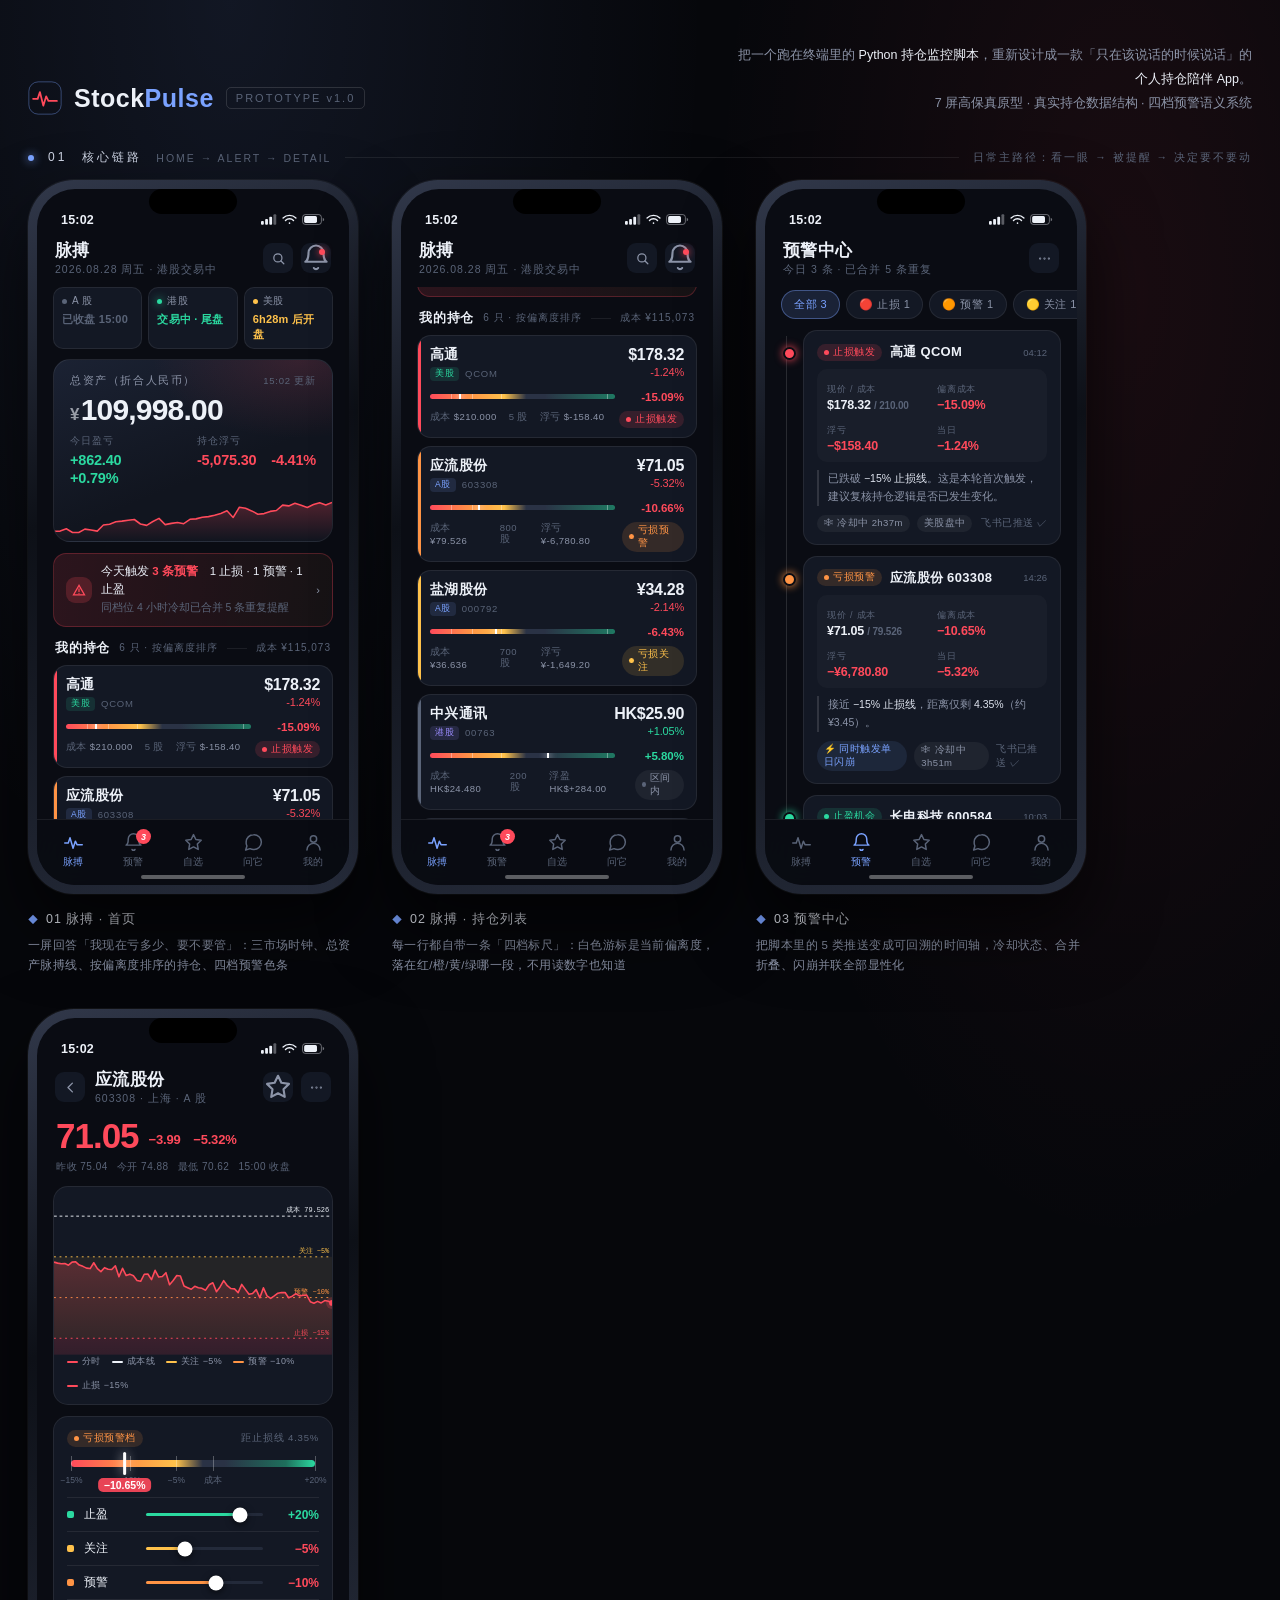
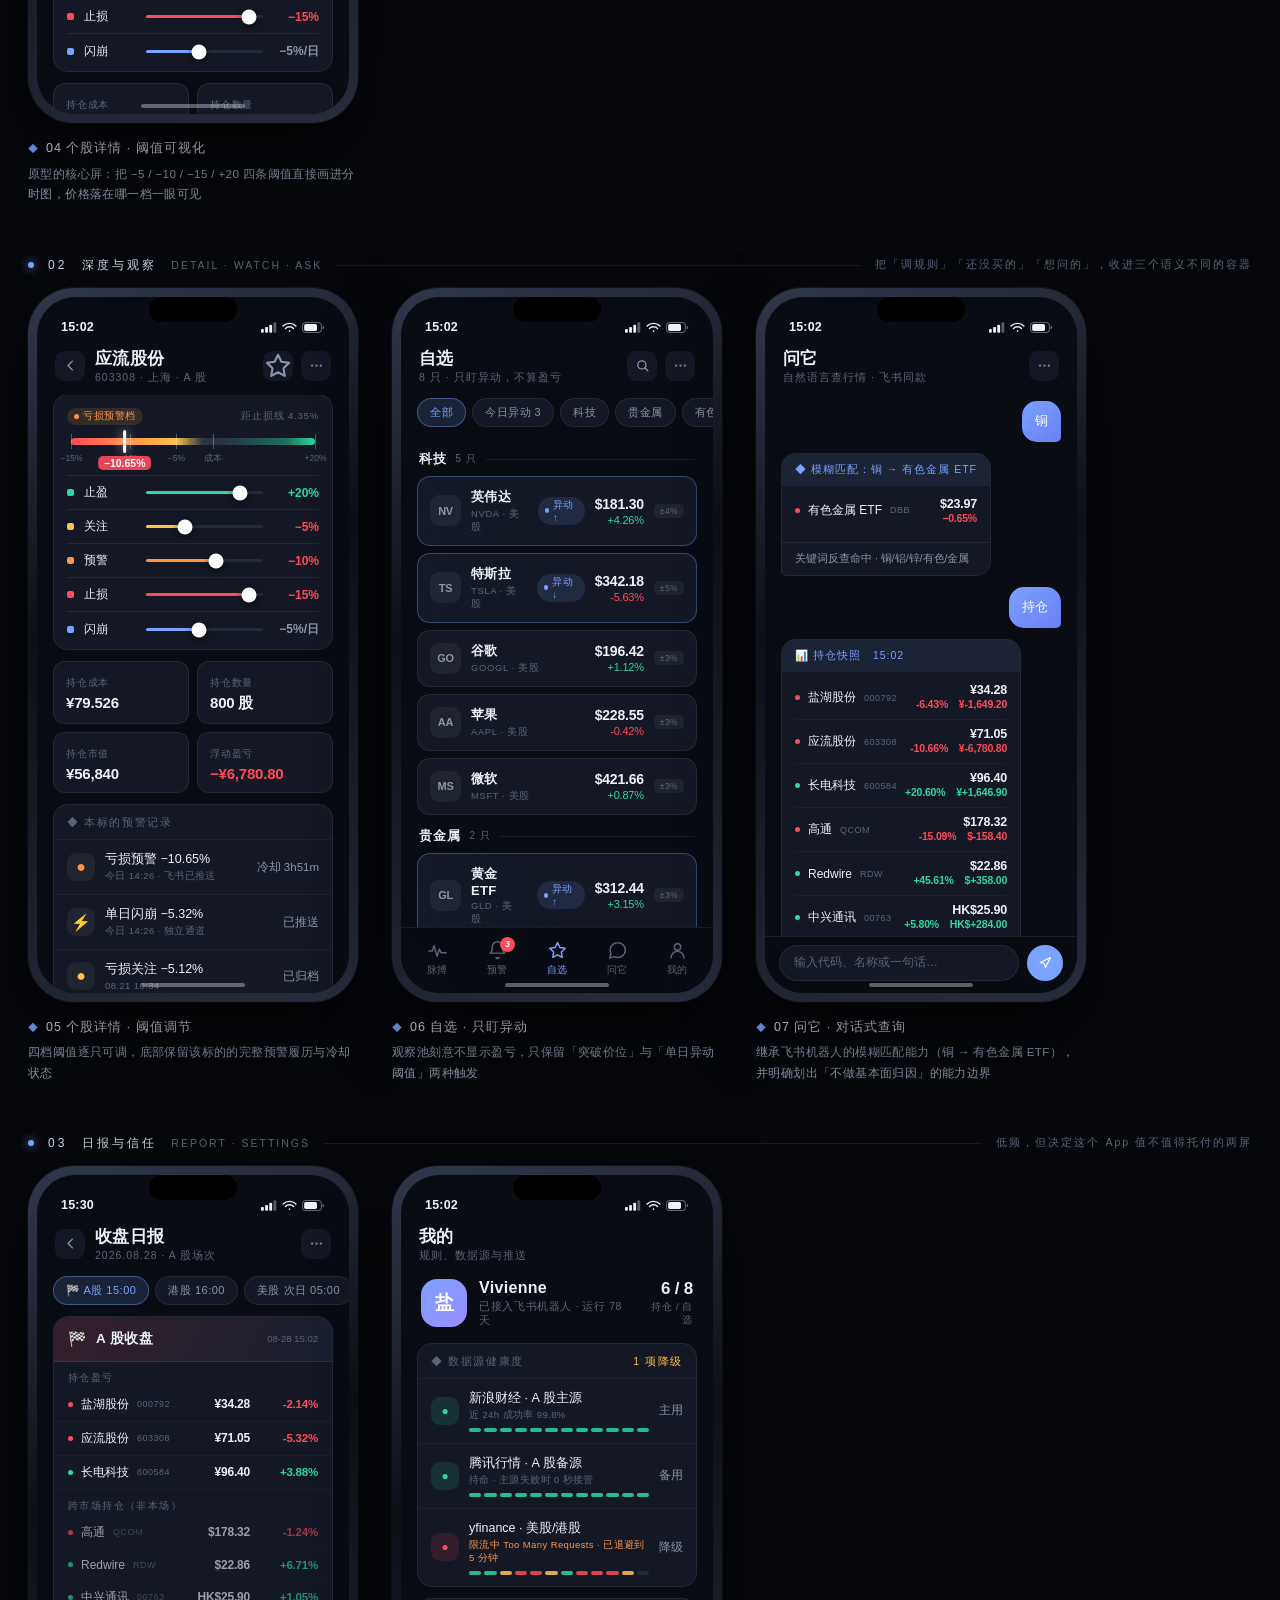
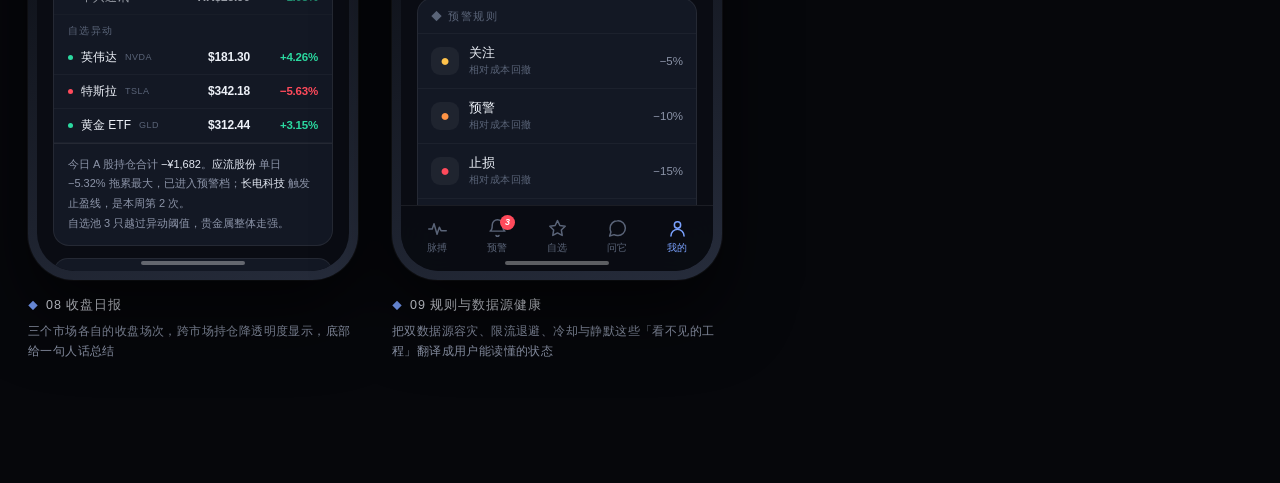
<file: assets/stockpulse/proto.html>
<!DOCTYPE html>
<html lang="zh-CN">
<head>
<meta charset="UTF-8">
<meta name="viewport" content="width=device-width,initial-scale=1,viewport-fit=cover">
<title>StockPulse · 产品原型 v1.0</title>
<style>
:root{
  --bg:#06070B;
  --sc:#0A0C13;          /* screen bg */
  --card:#131824;
  --card2:#1A2131;
  --line:rgba(255,255,255,.075);
  --line2:rgba(255,255,255,.13);
  --txt:#EDF1F8;
  --mut:#8C94A8;
  --faint:#5A6478;
  --up:#2BD9A0;
  --dn:#FF4A5B;
  --brand:#7AA2FF;
  --brand2:#9B8CFF;
  --lv1:#FFC24B;   /* 关注 -5% */
  --lv2:#FF9445;   /* 预警 -10% */
  --lv3:#FF4A5B;   /* 止损 -15% */
  --lv4:#2BD9A0;   /* 止盈 +20% */
  --sans:-apple-system,BlinkMacSystemFont,"PingFang SC","Helvetica Neue",Arial,sans-serif;
  --num:"SF Pro Display",-apple-system,"DIN Alternate","PingFang SC",sans-serif;
}
*{margin:0;padding:0;box-sizing:border-box;-webkit-tap-highlight-color:transparent}
body{background:var(--bg);font-family:var(--sans);color:var(--txt);-webkit-font-smoothing:antialiased;
  font-variant-numeric:tabular-nums;font-feature-settings:"tnum"}
img{display:block;max-width:100%}
button{font:inherit;color:inherit;background:none;border:none;cursor:pointer}
.mono{font-family:var(--num);letter-spacing:-.2px}

/* ============ STAGE (standalone) ============ */
.stage{min-height:100vh;padding:44px 28px 70px;
  background:
    radial-gradient(60% 40% at 18% 0%,rgba(122,162,255,.10),transparent 62%),
    radial-gradient(50% 40% at 88% 8%,rgba(255,74,91,.08),transparent 65%),
    var(--bg);}
.stage-hd{max-width:1500px;margin:0 auto 34px;display:flex;align-items:flex-end;gap:22px;flex-wrap:wrap}
.stage-hd .lg{display:flex;align-items:center;gap:12px}
.stage-hd .lg svg{width:34px;height:34px}
.stage-hd h1{font-size:25px;font-weight:600;letter-spacing:.5px}
.stage-hd h1 em{font-style:normal;color:var(--brand)}
.stage-hd .vs{font-size:11px;letter-spacing:2px;color:var(--faint);padding:4px 9px;border:1px solid var(--line2);border-radius:5px}
.stage-hd p{font-size:12.5px;color:var(--mut);line-height:1.9;margin-left:auto;max-width:520px;text-align:right}
.stage-hd p b{color:var(--txt);font-weight:500}
.rowlab{max-width:1500px;margin:0 auto 14px;display:flex;align-items:center;gap:14px}
.rowlab i{font-style:normal;width:6px;height:6px;border-radius:50%;background:var(--brand);box-shadow:0 0 10px var(--brand)}
.rowlab b{font-size:12px;font-weight:500;letter-spacing:3px;color:#cfd6e6}
.rowlab s{flex:1;height:1px;background:var(--line);text-decoration:none}
.rowlab em{font-style:normal;font-size:10.5px;letter-spacing:2px;color:var(--faint)}
.screens{max-width:1500px;margin:0 auto 52px;display:flex;gap:34px;flex-wrap:wrap;align-items:flex-start}
.slot{width:330px}
.slot .cap{margin-top:15px;font-size:11.5px;color:var(--mut);letter-spacing:.4px;line-height:1.75}
.slot .cap b{display:block;color:#e6eaf3;font-weight:500;font-size:12.5px;margin-bottom:4px;letter-spacing:1px}
.slot .cap b i{font-style:normal;color:var(--brand);margin-right:7px;font-size:10px}

/* ============ PHONE ============ */
.phone{position:relative;width:330px;height:714px;border-radius:46px;padding:9px;
  background:linear-gradient(160deg,#31384a,#0d1017 42%,#262c3b);
  box-shadow:0 34px 70px rgba(0,0,0,.62),0 0 0 1px rgba(255,255,255,.06);}
.phone::after{content:'';position:absolute;left:50%;translate:-50% 0;bottom:15px;width:104px;height:4px;
  border-radius:4px;background:rgba(255,255,255,.34);z-index:20;pointer-events:none}
.screen{position:relative;width:100%;height:100%;border-radius:38px;overflow:hidden;background:var(--sc);
  display:flex;flex-direction:column}
.island{position:absolute;top:9px;left:50%;translate:-50% 0;width:88px;height:25px;border-radius:14px;background:#000;z-index:15}

/* embed mode: no phone frame */
body.embed{background:var(--sc)}
body.embed .stage{display:none}
.embedwrap{display:none}
body.embed .embedwrap{display:block;width:100%;height:100vh}
body.embed .embedwrap .screen{border-radius:0;height:100vh}
body.embed .island{display:none}
body.embed .statusbar{padding-top:10px}
/* shot mode: single phone, exact size, for asset capture */
body.shot{background:transparent}
body.shot .stage{display:none}
body.shot .embedwrap{display:block;width:330px;height:714px;padding:0}

/* ============ STATUS BAR ============ */
.statusbar{flex:0 0 auto;height:46px;padding:15px 24px 0;display:flex;align-items:center;justify-content:space-between;
  font-size:12.5px;font-weight:600;letter-spacing:.2px}
.statusbar .r{display:flex;align-items:center;gap:5px}
.statusbar svg{display:block}

/* ============ NAV BAR ============ */
.nav{flex:0 0 auto;padding:4px 18px 10px;display:flex;align-items:center;gap:10px}
.nav .bk{width:30px;height:30px;display:grid;place-items:center;border-radius:9px;background:var(--card);color:var(--mut)}
.nav h2{font-size:17px;font-weight:600;letter-spacing:.3px}
.nav .sm{font-size:10.5px;color:var(--faint);letter-spacing:1px;margin-top:1px}
.nav .sp{margin-left:auto;display:flex;gap:8px}
.nav .ico{width:30px;height:30px;display:grid;place-items:center;border-radius:9px;background:var(--card);color:var(--mut)}
.nav .ico.dot{position:relative}
.nav .ico.dot::after{content:'';position:absolute;top:6px;right:6px;width:6px;height:6px;border-radius:50%;
  background:var(--dn);box-shadow:0 0 7px var(--dn)}

/* ============ BODY SCROLL ============ */
.body{flex:1;overflow-y:auto;overflow-x:hidden;padding:0 16px 18px}
.screen[data-sc="detail"] .body,.screen[data-sc="report"] .body{padding-bottom:36px}
.body::-webkit-scrollbar{width:0}

/* ============ TABBAR ============ */
.tabbar{flex:0 0 auto;height:66px;display:flex;padding:7px 6px 0;
  background:rgba(10,12,19,.92);backdrop-filter:blur(20px);border-top:1px solid var(--line)}
.tab{flex:1;display:flex;flex-direction:column;align-items:center;gap:3px;color:var(--faint);font-size:9.5px;letter-spacing:.5px;padding-top:5px;position:relative}
.tab svg{width:21px;height:21px}
.tab.on{color:var(--brand)}
.tab .bdg{position:absolute;top:2px;right:calc(50% - 18px);min-width:15px;height:15px;padding:0 4px;border-radius:8px;
  background:var(--dn);color:#fff;font-size:9px;font-weight:700;display:grid;place-items:center;letter-spacing:0}

/* ============ COMMON BITS ============ */
.mkt{display:flex;gap:6px;margin:0 0 10px}
.mk{flex:1;background:var(--card);border:1px solid var(--line);border-radius:10px;padding:6px 8px}
.mk .t{display:flex;align-items:center;gap:5px;font-size:10px;color:var(--mut);letter-spacing:.6px}
.mk .t i{width:5px;height:5px;border-radius:50%;background:var(--faint);font-style:normal;flex:0 0 auto}
.mk.live .t i{background:var(--up);box-shadow:0 0 8px var(--up);animation:bp 1.8s infinite}
.mk.pre .t i{background:var(--lv1)}
@keyframes bp{0%,100%{opacity:1}50%{opacity:.3}}
.mk .v{margin-top:4px;font-size:11px;font-weight:600;letter-spacing:.2px}
.mk.live .v{color:var(--up)}
.mk.pre .v{color:var(--lv1)}
.mk.off .v{color:var(--faint)}

.hero{position:relative;overflow:hidden;border-radius:17px;padding:14px 16px 10px;margin-bottom:11px;
  background:linear-gradient(158deg,#1B2233,#11151F 60%);border:1px solid var(--line)}
.hero::before{content:'';position:absolute;inset:0;pointer-events:none;
  background:radial-gradient(85% 70% at 88% 0%,rgba(255,74,91,.14),transparent 62%)}
.hero .lb{position:relative;font-size:10.5px;color:var(--mut);letter-spacing:1.6px;display:flex;align-items:center;gap:7px}
.hero .lb em{font-style:normal;margin-left:auto;font-size:9.5px;color:var(--faint);letter-spacing:.8px}
.hero .big{position:relative;margin-top:5px;font-family:var(--num);font-size:30px;font-weight:600;letter-spacing:-.8px;line-height:1.1}
.hero .big s{text-decoration:none;font-size:17px;opacity:.6;margin-right:2px}
.hero .kv{position:relative;display:flex;gap:20px;margin-top:9px}
.hero .kv div span{display:block;font-size:9.5px;color:var(--faint);letter-spacing:1px}
.hero .kv div b{display:block;margin-top:3px;font-family:var(--num);font-size:14.5px;font-weight:600;letter-spacing:-.2px}
.hero .spark{position:relative;margin:9px -16px -10px;height:46px}
.hero .spark svg{width:100%;height:100%;display:block}

.up{color:var(--up)}.dn{color:var(--dn)}.mu{color:var(--mut)}

.strip{display:flex;align-items:center;gap:9px;padding:9px 12px;margin-bottom:11px;border-radius:13px;
  background:linear-gradient(96deg,rgba(255,74,91,.14),rgba(255,148,69,.05));border:1px solid rgba(255,74,91,.25)}
.strip .pl{width:26px;height:26px;border-radius:9px;display:grid;place-items:center;background:rgba(255,74,91,.2);flex:0 0 auto}
.strip .tx{flex:1;font-size:11.5px;line-height:1.55;color:#e9edf6}
.strip .tx b{color:var(--dn);font-weight:600}
.strip .go{font-size:11px;color:var(--mut)}

.sect{display:flex;align-items:center;gap:9px;margin:13px 2px 8px}
.sect b{font-size:12.5px;font-weight:600;letter-spacing:.8px}
.sect s{flex:1;height:1px;background:var(--line);text-decoration:none}
.sect em{font-style:normal;font-size:10px;color:var(--faint);letter-spacing:1px}

/* holding row */
.hold{position:relative;border-radius:14px;background:var(--card);border:1px solid var(--line);
  padding:10px 12px 9px;margin-bottom:8px;overflow:hidden}
.hold::before{content:'';position:absolute;left:0;top:0;bottom:0;width:3px;background:var(--faint)}
.hold.l1::before{background:var(--lv1)}
.hold.l2::before{background:var(--lv2)}
.hold.l3::before{background:var(--lv3)}
.hold.l4::before{background:var(--lv4)}
.hold .r1{display:flex;align-items:flex-start;gap:8px}
.hold .nm{font-size:14px;font-weight:600;letter-spacing:.3px}
.hold .cd{font-size:9.5px;color:var(--faint);letter-spacing:.8px;margin-top:3px;display:flex;align-items:center;gap:6px}
.hold .mb{padding:1px 5px;border-radius:4px;font-size:8.5px;letter-spacing:.5px;
  background:rgba(122,162,255,.13);color:var(--brand)}
.hold .mb.hk{background:rgba(155,140,255,.14);color:var(--brand2)}
.hold .mb.us{background:rgba(43,217,160,.12);color:var(--up)}
.hold .pr{margin-left:auto;text-align:right}
.hold .pr b{display:block;font-family:var(--num);font-size:16px;font-weight:600;letter-spacing:-.3px}
.hold .pr span{display:block;font-family:var(--num);font-size:11px;margin-top:2px}
.hold .r2{display:flex;align-items:center;gap:7px;margin-top:10px}
.hold .bar{position:relative;flex:1;height:5px;border-radius:3px;overflow:hidden;
  background:linear-gradient(90deg,var(--lv3) 0%,var(--lv2) 22%,var(--lv1) 40%,#2A3245 52%,#2A3245 62%,rgba(43,217,160,.5) 100%)}
.hold .bar i{position:absolute;top:-3px;width:2px;height:11px;background:#fff;border-radius:2px;
  box-shadow:0 0 7px rgba(255,255,255,.85);font-style:normal}
.hold .bar u{position:absolute;top:-1px;width:1px;height:7px;background:rgba(255,255,255,.35);text-decoration:none}
.hold .pnl{font-family:var(--num);font-size:11.5px;font-weight:600;min-width:62px;text-align:right}
.hold .tag{position:absolute;top:11px;right:13px;display:none}
.hold .r3{display:flex;gap:12px;margin-top:8px;font-size:9.5px;color:var(--faint);letter-spacing:.4px}
.hold .r3 b{color:var(--mut);font-weight:400;font-family:var(--num)}
.lvbdg{display:inline-flex;align-items:center;gap:4px;padding:2px 7px;border-radius:20px;font-size:9.5px;letter-spacing:.5px;font-weight:500}
.lvbdg i{width:5px;height:5px;border-radius:50%;font-style:normal}
.b1{background:rgba(255,194,75,.13);color:var(--lv1)}.b1 i{background:var(--lv1)}
.b2{background:rgba(255,148,69,.14);color:var(--lv2)}.b2 i{background:var(--lv2)}
.b3{background:rgba(255,74,91,.15);color:var(--lv3)}.b3 i{background:var(--lv3)}
.b4{background:rgba(43,217,160,.13);color:var(--lv4)}.b4 i{background:var(--lv4)}
.b5{background:rgba(122,162,255,.13);color:var(--brand)}.b5 i{background:var(--brand)}
.b0{background:rgba(255,255,255,.05);color:var(--mut)}.b0 i{background:var(--faint)}

/* ============ ALERTS ============ */
.chips{display:flex;gap:6px;overflow-x:auto;padding:3px 0 11px;margin:0 -16px;padding-left:16px;padding-right:16px}
.chips::-webkit-scrollbar{height:0}
.chip{flex:0 0 auto;padding:6px 12px;border-radius:20px;font-size:11px;letter-spacing:.5px;color:var(--mut);
  background:var(--card);border:1px solid var(--line);white-space:nowrap}
.chip.on{background:rgba(122,162,255,.15);border-color:rgba(122,162,255,.4);color:var(--brand)}
.tl{position:relative;padding-left:22px}
.tl::before{content:'';position:absolute;left:5px;top:6px;bottom:12px;width:1px;background:var(--line2)}
.al{position:relative;margin-bottom:11px;border-radius:14px;background:var(--card);border:1px solid var(--line);padding:12px 13px}
.al::before{content:'';position:absolute;left:-21px;top:16px;width:9px;height:9px;border-radius:50%;background:var(--faint);
  border:2px solid var(--sc)}
.al.l1::before{background:var(--lv1);box-shadow:0 0 9px var(--lv1)}
.al.l2::before{background:var(--lv2);box-shadow:0 0 9px var(--lv2)}
.al.l3::before{background:var(--lv3);box-shadow:0 0 9px var(--lv3)}
.al.l4::before{background:var(--lv4);box-shadow:0 0 9px var(--lv4)}
.al.l5::before{background:var(--brand);box-shadow:0 0 9px var(--brand)}
.al .ah{display:flex;align-items:center;gap:8px}
.al .ah b{font-size:13px;font-weight:600;letter-spacing:.3px}
.al .ah em{font-style:normal;margin-left:auto;font-size:9.5px;color:var(--faint);font-family:var(--num)}
.al .ab{margin-top:8px;padding:9px 10px;border-radius:10px;background:rgba(255,255,255,.028);
  display:grid;grid-template-columns:1fr 1fr;gap:7px 10px}
.al .ab div span{font-size:9px;color:var(--faint);letter-spacing:.8px}
.al .ab div b{display:block;font-family:var(--num);font-size:12.5px;font-weight:600;margin-top:2px}
.al .af{display:flex;align-items:center;gap:7px;margin-top:9px;font-size:10px;color:var(--faint);letter-spacing:.4px}
.al .af .cd2{display:inline-flex;align-items:center;gap:4px;padding:2px 7px;border-radius:20px;
  background:rgba(255,255,255,.05);color:var(--mut);font-family:var(--num);font-size:9.5px}
.al .af .mrg{display:inline-flex;align-items:center;gap:4px;padding:2px 7px;border-radius:20px;
  background:rgba(122,162,255,.1);color:var(--brand);font-size:9.5px}
.al .sug{margin-top:8px;padding-left:9px;border-left:2px solid rgba(255,255,255,.13);font-size:10.5px;color:var(--mut);line-height:1.7}
.al .sug b{color:#dfe4ef;font-weight:500}

/* ============ DETAIL ============ */
.dhead{padding:2px 3px 12px}
.dhead .p{display:flex;align-items:flex-end;gap:10px}
.dhead .p b{font-family:var(--num);font-size:35px;font-weight:600;letter-spacing:-1px;line-height:1}
.dhead .p span{font-family:var(--num);font-size:13px;font-weight:600;padding-bottom:4px}
.dhead .sub{margin-top:7px;display:flex;gap:9px;font-size:10px;color:var(--faint);letter-spacing:.5px}
.chart{position:relative;border-radius:15px;background:var(--card);border:1px solid var(--line);padding:12px 0 8px;margin-bottom:11px}
.chart svg{width:100%;display:block}
.chart .lg2{display:flex;gap:11px;padding:0 13px 4px;flex-wrap:wrap}
.chart .lg2 span{display:inline-flex;align-items:center;gap:4px;font-size:9px;color:var(--mut);letter-spacing:.4px}
.chart .lg2 i{width:11px;height:2px;border-radius:2px;font-style:normal}
.ruler{border-radius:15px;background:var(--card);border:1px solid var(--line);padding:13px 13px 11px;margin-bottom:11px}
.ruler .rh{display:flex;align-items:center;gap:8px;margin-bottom:13px}
.ruler .rh b{font-size:12px;font-weight:600;letter-spacing:.6px}
.ruler .rh em{font-style:normal;margin-left:auto;font-size:9.5px;color:var(--faint);letter-spacing:.8px}
.scale{position:relative;height:7px;border-radius:4px;margin:0 4px 30px;
  background:linear-gradient(90deg,#FF4A5B 0%,#FF9445 24%,#FFC24B 43%,#2A3245 54%,#2A3245 63%,rgba(43,217,160,.45) 88%,#2BD9A0 100%)}
.scale u{position:absolute;top:-4px;width:1px;height:15px;background:rgba(255,255,255,.28);text-decoration:none}
.scale u b{position:absolute;top:19px;left:50%;translate:-50% 0;font-size:8.5px;color:var(--faint);white-space:nowrap;font-family:var(--num);font-weight:400}
.scale .me{position:absolute;top:-8px;translate:-50% 0;display:flex;flex-direction:column;align-items:center;gap:0}
.scale .me i{width:3px;height:23px;border-radius:3px;background:#fff;box-shadow:0 0 11px rgba(255,255,255,.8);font-style:normal}
.scale .me b{margin-top:3px;font-family:var(--num);font-size:10.5px;font-weight:700;color:#fff;white-space:nowrap;
  padding:1px 6px;border-radius:5px;background:rgba(255,74,91,.9)}
.thr{display:flex;align-items:center;gap:10px;padding:9px 0;border-top:1px solid var(--line)}
.thr .dt{width:7px;height:7px;border-radius:2px;flex:0 0 auto}
.thr .nm2{font-size:11.5px;letter-spacing:.4px;width:52px}
.thr .sl{position:relative;flex:1;height:3px;border-radius:3px;background:#232A3A}
.thr .sl s{position:absolute;left:0;top:0;bottom:0;border-radius:3px;text-decoration:none}
.thr .sl i{position:absolute;top:50%;translate:-50% -50%;width:15px;height:15px;border-radius:50%;background:#fff;
  box-shadow:0 2px 7px rgba(0,0,0,.6);font-style:normal}
.thr .vl{font-family:var(--num);font-size:12px;font-weight:600;width:46px;text-align:right}
.grid2{display:grid;grid-template-columns:1fr 1fr;gap:8px;margin-bottom:11px}
.cell{border-radius:12px;background:var(--card);border:1px solid var(--line);padding:10px 12px}
.cell span{font-size:9.5px;color:var(--faint);letter-spacing:.8px}
.cell b{display:block;margin-top:4px;font-family:var(--num);font-size:15px;font-weight:600;letter-spacing:-.2px}

/* ============ WATCHLIST ============ */
.wgrp{margin-bottom:6px}
.wrow{display:flex;align-items:center;gap:10px;padding:11px 12px;border-radius:13px;background:var(--card);
  border:1px solid var(--line);margin-bottom:7px;position:relative;overflow:hidden}
.wrow.hit{border-color:rgba(122,162,255,.34);background:linear-gradient(96deg,rgba(122,162,255,.09),var(--card) 55%)}
.wrow .wi{width:31px;height:31px;border-radius:9px;display:grid;place-items:center;font-size:11px;font-weight:700;
  background:rgba(255,255,255,.05);color:var(--mut);flex:0 0 auto;letter-spacing:-.3px}
.wrow .wn b{display:block;font-size:13px;font-weight:600;letter-spacing:.3px}
.wrow .wn span{display:block;font-size:9.5px;color:var(--faint);margin-top:2px;letter-spacing:.6px}
.wrow .wp{margin-left:auto;text-align:right}
.wrow .wp b{display:block;font-family:var(--num);font-size:14px;font-weight:600}
.wrow .wp s{display:block;text-decoration:none;font-family:var(--num);font-size:11px;margin-top:2px}
.wrow .wt{flex:0 0 auto;padding:2px 6px;border-radius:5px;font-size:8.5px;letter-spacing:.4px;
  background:rgba(255,255,255,.05);color:var(--faint);font-family:var(--num)}

/* ============ ASK / CHAT ============ */
.chat{display:flex;flex-direction:column;gap:11px;padding-top:6px}
.bub{max-width:80%;padding:10px 13px;border-radius:15px;font-size:12.5px;line-height:1.7;letter-spacing:.2px}
.bub.me{align-self:flex-end;background:linear-gradient(140deg,#7AA2FF,#6A7FF5);color:#fff;border-bottom-right-radius:5px}
.bub.bot{align-self:flex-start;background:var(--card);border:1px solid var(--line);border-bottom-left-radius:5px}
.bub.bot .bh{display:flex;align-items:center;gap:6px;font-size:10px;color:var(--brand);letter-spacing:1px;margin-bottom:7px}
.qcard{align-self:flex-start;max-width:88%;border-radius:15px;border-bottom-left-radius:5px;background:var(--card);
  border:1px solid var(--line);overflow:hidden}
.qcard .qh{padding:9px 13px;background:rgba(122,162,255,.08);display:flex;align-items:center;gap:7px;
  font-size:10.5px;letter-spacing:1px;color:var(--brand)}
.qcard .ql{padding:4px 13px 11px}
.qcard .qi{display:flex;align-items:center;gap:8px;padding:7px 0;border-bottom:1px solid rgba(255,255,255,.04)}
.qcard .qi:last-child{border-bottom:none}
.qcard .qi i{width:5px;height:5px;border-radius:50%;font-style:normal;flex:0 0 auto}
.qcard .qi b{font-size:12px;font-weight:500}
.qcard .qi s{text-decoration:none;font-size:9px;color:var(--faint);letter-spacing:.5px}
.qcard .qi .qv{margin-left:auto;text-align:right;font-family:var(--num);font-size:12.5px;font-weight:600}
.qcard .qi .qv em{display:block;font-style:normal;font-size:10.5px;margin-top:1px}
.qcard .qf{padding:9px 13px;border-top:1px solid var(--line);font-size:10.5px;color:var(--mut);
  display:flex;justify-content:space-between}
.qcard .qf b{font-family:var(--num);font-weight:600}
.sugs{display:flex;gap:6px;flex-wrap:wrap;padding:4px 0 2px}
.sugs span{padding:5px 11px;border-radius:20px;font-size:11px;color:var(--brand);letter-spacing:.4px;
  background:rgba(122,162,255,.09);border:1px solid rgba(122,162,255,.22)}
.inputbar{flex:0 0 auto;padding:8px 14px 12px;display:flex;gap:8px;align-items:center;
  background:rgba(10,12,19,.95);border-top:1px solid var(--line)}
.inputbar .ib{flex:1;height:36px;border-radius:19px;background:var(--card);border:1px solid var(--line);
  display:flex;align-items:center;padding:0 14px;font-size:12px;color:var(--faint)}
.inputbar .sd{width:36px;height:36px;border-radius:50%;background:var(--brand);display:grid;place-items:center;flex:0 0 auto}

/* ============ REPORT ============ */
.rpt{border-radius:16px;overflow:hidden;background:var(--card);border:1px solid var(--line);margin-bottom:12px}
.rpt .rh2{padding:13px 14px;background:linear-gradient(120deg,rgba(255,74,91,.14),rgba(122,162,255,.05));
  display:flex;align-items:center;gap:9px;border-bottom:1px solid var(--line)}
.rpt .rh2 b{font-size:13.5px;font-weight:600;letter-spacing:.5px}
.rpt .rh2 em{font-style:normal;margin-left:auto;font-size:9.5px;color:var(--faint);font-family:var(--num)}
.rpt .rs{padding:9px 14px 3px;font-size:10px;color:var(--faint);letter-spacing:1.4px}
.rpt .ri{display:flex;align-items:center;gap:8px;padding:8px 14px;border-bottom:1px solid rgba(255,255,255,.035)}
.rpt .ri:last-child{border-bottom:none}
.rpt .ri i{width:5px;height:5px;border-radius:50%;font-style:normal;flex:0 0 auto}
.rpt .ri b{font-size:12px;font-weight:500}
.rpt .ri s{text-decoration:none;font-size:9px;color:var(--faint);letter-spacing:.5px}
.rpt .ri .rv{margin-left:auto;font-family:var(--num);font-size:12px;font-weight:600}
.rpt .ri .rp{font-family:var(--num);font-size:11.5px;font-weight:600;width:60px;text-align:right}
.rpt .rf{padding:11px 14px;border-top:1px solid var(--line);font-size:11px;line-height:1.8;color:var(--mut)}
.rpt .rf b{color:#e4e9f3;font-weight:500}

/* ============ ME / SETTINGS ============ */
.blk{border-radius:15px;background:var(--card);border:1px solid var(--line);margin-bottom:11px;overflow:hidden}
.blk .bt{padding:11px 13px 9px;font-size:10.5px;color:var(--faint);letter-spacing:1.6px;
  display:flex;align-items:center;gap:7px}
.srow{display:flex;align-items:center;gap:10px;padding:11px 13px;border-top:1px solid rgba(255,255,255,.04)}
.srow .si{width:28px;height:28px;border-radius:9px;display:grid;place-items:center;background:rgba(255,255,255,.05);flex:0 0 auto}
.srow .sn b{display:block;font-size:12.5px;font-weight:500}
.srow .sn span{display:block;font-size:9.5px;color:var(--faint);margin-top:2px;letter-spacing:.4px}
.srow .sv{margin-left:auto;font-size:11.5px;color:var(--mut);font-family:var(--num)}
.sw{width:38px;height:22px;border-radius:12px;background:#252C3C;position:relative;flex:0 0 auto}
.sw i{position:absolute;top:2px;left:2px;width:18px;height:18px;border-radius:50%;background:#727C93;transition:.2s;font-style:normal}
.sw.on{background:rgba(122,162,255,.35)}
.sw.on i{left:18px;background:var(--brand)}
.hbar{display:flex;gap:3px;margin-top:6px}
.hbar u{flex:1;height:4px;border-radius:2px;background:var(--up);text-decoration:none;opacity:.85}
.hbar u.w{background:var(--lv1)}
.hbar u.e{background:var(--dn)}
.hbar u.n{background:#242B3B}

.pf{display:flex;align-items:center;gap:12px;padding:6px 4px 15px}
.pf .av{width:48px;height:48px;border-radius:16px;display:grid;place-items:center;
  background:linear-gradient(140deg,#7AA2FF,#9B8CFF);font-size:19px;font-weight:700;color:#fff}
.pf .pn b{display:block;font-size:16px;font-weight:600;letter-spacing:.3px}
.pf .pn span{display:block;font-size:10.5px;color:var(--faint);margin-top:3px;letter-spacing:.6px}
.pf .pg{margin-left:auto;text-align:right}
.pf .pg b{display:block;font-family:var(--num);font-size:17px;font-weight:600}
.pf .pg span{display:block;font-size:9.5px;color:var(--faint);margin-top:2px;letter-spacing:.6px}

@media(max-width:760px){
  .stage{padding:26px 14px 50px}
  .stage-hd p{margin-left:0;text-align:left}
  .slot{width:100%;max-width:360px;margin:0 auto}
  .phone{width:100%;max-width:360px;height:auto;aspect-ratio:330/714}
}
</style>
</head>
<body>
<div class="embedwrap" id="embedwrap"></div>
<div class="stage" id="stage">
  <div class="stage-hd">
    <div class="lg">
      <svg viewBox="0 0 40 40" fill="none"><rect x="1" y="1" width="38" height="38" rx="11" stroke="#7AA2FF" stroke-opacity=".45"/><path d="M6 21h5.4l2.6-8 4 16 3.4-11 2.6 5.4H34" stroke="#FF4A5B" stroke-width="2.1" stroke-linecap="round" stroke-linejoin="round"/></svg>
      <h1>Stock<em>Pulse</em></h1>
      <span class="vs">PROTOTYPE v1.0</span>
    </div>
    <p>把一个跑在终端里的 <b>Python 持仓监控脚本</b>，重新设计成一款「只在该说话的时候说话」的<b>个人持仓陪伴 App</b>。<br>7 屏高保真原型 · 真实持仓数据结构 · 四档预警语义系统</p>
  </div>
  <div id="mount"></div>
</div>

<script>
/* ==================== DATA ==================== */
const FX={cn:1,us:7.24,hk:.925};
const HOLD=[
 {c:'000792',n:'盐湖股份',m:'cn',cy:'¥',cost:36.636,sh:700,px:34.28,day:-2.14},
 {c:'603308',n:'应流股份',m:'cn',cy:'¥',cost:79.526,sh:800,px:71.05,day:-5.32},
 {c:'600584',n:'长电科技',m:'cn',cy:'¥',cost:79.931,sh:100,px:96.40,day:+3.88},
 {c:'QCOM' ,n:'高通'    ,m:'us',cy:'$',cost:210.00,sh:5 ,px:178.32,day:-1.24},
 {c:'RDW'  ,n:'Redwire' ,m:'us',cy:'$',cost:15.70 ,sh:50,px:22.86 ,day:+6.71},
 {c:'00763',n:'中兴通讯',m:'hk',cy:'HK$',cost:24.48,sh:200,px:25.90,day:+1.05},
];
const WATCH=[
 {g:'科技',items:[
  {c:'NVDA',n:'英伟达',px:181.30,day:+4.26,th:4},
  {c:'TSLA',n:'特斯拉',px:342.18,day:-5.63,th:5},
  {c:'GOOGL',n:'谷歌',px:196.42,day:+1.12,th:3},
  {c:'AAPL',n:'苹果',px:228.55,day:-0.42,th:3},
  {c:'MSFT',n:'微软',px:421.66,day:+0.87,th:3},
 ]},
 {g:'贵金属',items:[
  {c:'GLD',n:'黄金 ETF',px:312.44,day:+3.15,th:3},
  {c:'SLV',n:'白银 ETF',px:34.82,day:+2.10,th:3},
 ]},
 {g:'有色金属',items:[
  {c:'DBB',n:'有色金属 ETF',px:23.97,day:-0.65,th:3},
 ]},
];
const LV=[
 {k:'take_profit',n:'止盈',v:+20,cls:'l4',b:'b4',col:'var(--lv4)',ico:'▲'},
 {k:'watch',n:'关注',v:-5,cls:'l1',b:'b1',col:'var(--lv1)',ico:'●'},
 {k:'warning',n:'预警',v:-10,cls:'l2',b:'b2',col:'var(--lv2)',ico:'●'},
 {k:'stop_loss',n:'止损',v:-15,cls:'l3',b:'b3',col:'var(--lv3)',ico:'▼'},
];
function pnlPct(h){return (h.px-h.cost)/h.cost*100}
function level(h){const p=pnlPct(h);
  if(p>=20)return {n:'止盈机会',cls:'l4',b:'b4'};
  if(p<=-15)return {n:'止损触发',cls:'l3',b:'b3'};
  if(p<=-10)return {n:'亏损预警',cls:'l2',b:'b2'};
  if(p<=-5)return {n:'亏损关注',cls:'l1',b:'b1'};
  return {n:'区间内',cls:'',b:'b0'};
}
const money=(v,d=2)=>v.toLocaleString('en-US',{minimumFractionDigits:d,maximumFractionDigits:d});
const sgn=v=>(v>=0?'+':'')+money(v,2);
const cls=v=>v>=0?'up':'dn';
let totCost=0,totVal=0;
HOLD.forEach(h=>{totCost+=h.cost*h.sh*FX[h.m];totVal+=h.px*h.sh*FX[h.m]});
const totPnl=totVal-totCost, totPct=totPnl/totCost*100;
const dayPnl=+862.40, dayPct=dayPnl/(totVal-dayPnl)*100;

/* ==================== ICONS ==================== */
const I={
 pulse:'<svg viewBox="0 0 24 24" fill="none" stroke="currentColor" stroke-width="1.7" stroke-linecap="round" stroke-linejoin="round"><path d="M2 12.5h4l2-6 3.5 12 2.6-8 1.9 4h6"/></svg>',
 bell:'<svg viewBox="0 0 24 24" fill="none" stroke="currentColor" stroke-width="1.7" stroke-linecap="round" stroke-linejoin="round"><path d="M18 8a6 6 0 1 0-12 0c0 6-2.5 7-2.5 7h17S18 14 18 8Z"/><path d="M10.3 20a2 2 0 0 0 3.4 0"/></svg>',
 star:'<svg viewBox="0 0 24 24" fill="none" stroke="currentColor" stroke-width="1.7" stroke-linecap="round" stroke-linejoin="round"><path d="m12 3 2.7 5.6 6.1.9-4.4 4.3 1 6.1L12 17l-5.4 2.9 1-6.1L3.2 9.5l6.1-.9Z"/></svg>',
 chat:'<svg viewBox="0 0 24 24" fill="none" stroke="currentColor" stroke-width="1.7" stroke-linecap="round" stroke-linejoin="round"><path d="M21 11.5a8.4 8.4 0 0 1-9 8.4 9 9 0 0 1-3.9-.9L3 20.5l1.5-4.4A8.3 8.3 0 0 1 3.6 11.5 8.4 8.4 0 0 1 12 3.1a8.4 8.4 0 0 1 9 8.4Z"/></svg>',
 user:'<svg viewBox="0 0 24 24" fill="none" stroke="currentColor" stroke-width="1.7" stroke-linecap="round" stroke-linejoin="round"><circle cx="12" cy="8" r="3.6"/><path d="M4.5 20.5a7.5 7.5 0 0 1 15 0"/></svg>',
 back:'<svg width="15" height="15" viewBox="0 0 24 24" fill="none" stroke="currentColor" stroke-width="2.2" stroke-linecap="round" stroke-linejoin="round"><path d="m15 5-7 7 7 7"/></svg>',
 more:'<svg width="15" height="15" viewBox="0 0 24 24" fill="none" stroke="currentColor" stroke-width="2.4" stroke-linecap="round"><circle cx="5" cy="12" r=".6"/><circle cx="12" cy="12" r=".6"/><circle cx="19" cy="12" r=".6"/></svg>',
 srch:'<svg width="15" height="15" viewBox="0 0 24 24" fill="none" stroke="currentColor" stroke-width="2" stroke-linecap="round"><circle cx="11" cy="11" r="6.5"/><path d="m16 16 4.5 4.5"/></svg>',
 send:'<svg width="15" height="15" viewBox="0 0 24 24" fill="none" stroke="#fff" stroke-width="2" stroke-linecap="round" stroke-linejoin="round"><path d="M4 12 20 4l-8 16-2-6.4Z"/></svg>',
 warn:'<svg width="14" height="14" viewBox="0 0 24 24" fill="none" stroke="#FF4A5B" stroke-width="2.1" stroke-linecap="round"><path d="M12 4 2.5 20.5h19Z"/><path d="M12 10v4.5M12 17.6v.1"/></svg>',
};
function statusbar(t='15:02'){return `<div class="statusbar"><span>${t}</span><div class="r">
 <svg width="16" height="11" viewBox="0 0 17 11" fill="#EDF1F8"><rect x="0" y="7" width="3" height="4" rx="1"/><rect x="4.4" y="5" width="3" height="6" rx="1"/><rect x="8.8" y="2.6" width="3" height="8.4" rx="1"/><rect x="13.2" y="0" width="3" height="11" rx="1" fill-opacity=".35"/></svg>
 <svg width="15" height="11" viewBox="0 0 16 12" fill="none" stroke="#EDF1F8" stroke-width="1.5" stroke-linecap="round"><path d="M1 4.3a10 10 0 0 1 14 0M3.6 7a6.3 6.3 0 0 1 8.8 0"/><circle cx="8" cy="10" r=".9" fill="#EDF1F8" stroke="none"/></svg>
 <svg width="23" height="11" viewBox="0 0 25 12" fill="none"><rect x=".6" y=".6" width="20.5" height="10.8" rx="3" stroke="#EDF1F8" stroke-opacity=".45"/><rect x="2.3" y="2.3" width="14" height="7.4" rx="1.7" fill="#EDF1F8"/><path d="M22.6 4v4a2.1 2.1 0 0 0 0-4Z" fill="#EDF1F8" fill-opacity=".45"/></svg>
 </div></div>`}
function tabbar(on){const T=[['home','脉搏',I.pulse,0],['alert','预警',I.bell,3],['watch','自选',I.star,0],['ask','问它',I.chat,0],['me','我的',I.user,0]];
 return `<div class="tabbar">${T.map(([k,n,ic,bd])=>`<div class="tab ${on===k?'on':''}" data-go="${k}">${ic}<span>${n}</span>${bd&&k!==on?`<em class="bdg">${bd}</em>`:''}</div>`).join('')}</div>`}

/* ==================== CHART HELPERS ==================== */
function rnd(seed){let s=seed;return()=>{s=(s*9301+49297)%233280;return s/233280}}
function series(n,from,to,vol,seed){const r=rnd(seed),out=[];let v=from;
 for(let i=0;i<n;i++){const t=i/(n-1);const base=from+(to-from)*t;v=base+(r()-.5)*vol*(1-Math.abs(t-.45));out.push(v)}
 out[0]=from;out[n-1]=to;return out}
function toPath(a,w,h,lo,hi,pad=0){const n=a.length;
 return a.map((v,i)=>`${i?'L':'M'}${(i/(n-1)*w).toFixed(1)},${(pad+(hi-v)/(hi-lo)*(h-pad*2)).toFixed(1)}`).join(' ')}

function sparkSVG(){
 const a=series(46,104200,109998,2600,7717),lo=Math.min(...a)-900,hi=Math.max(...a)+700;
 const p=toPath(a,300,46,lo,hi,4);
 return `<svg viewBox="0 0 300 46" preserveAspectRatio="none">
  <defs><linearGradient id="sg" x1="0" y1="0" x2="0" y2="1">
   <stop offset="0" stop-color="#FF4A5B" stop-opacity=".26"/><stop offset="1" stop-color="#FF4A5B" stop-opacity="0"/></linearGradient></defs>
  <path d="${p} L300,46 L0,46 Z" fill="url(#sg)"/>
  <path d="${p}" fill="none" stroke="#FF4A5B" stroke-width="1.6" stroke-linejoin="round"/>
 </svg>`}

function detailChart(){
 const W=300,H=168,lo=66.0,hi=81.2;
 const y=v=>((hi-v)/(hi-lo)*H).toFixed(1);
 const a=series(78,75.04,71.05,1.5,4231);
 const p=toPath(a,W,H,lo,hi);
 const band=(v1,v2,c,o)=>`<rect x="0" y="${y(v2)}" width="${W}" height="${(y(v1)-y(v2)).toFixed(1)}" fill="${c}" fill-opacity="${o}"/>`;
 const line=(v,c,d,lb)=>`<line x1="0" y1="${y(v)}" x2="${W}" y2="${y(v)}" stroke="${c}" stroke-width="1" stroke-dasharray="${d}"/>
   <text x="${W-3}" y="${(+y(v)-4)}" text-anchor="end" font-size="7.5" fill="${c}" font-family="ui-monospace,monospace">${lb}</text>`;
 return `<svg viewBox="0 0 ${W} ${H}" style="width:100%;height:auto">
  <defs><linearGradient id="pg" x1="0" y1="0" x2="0" y2="1">
   <stop offset="0" stop-color="#FF4A5B" stop-opacity=".24"/><stop offset="1" stop-color="#FF4A5B" stop-opacity="0"/></linearGradient></defs>
  ${band(lo,67.60,'#FF4A5B',.13)}
  ${band(67.60,71.57,'#FF9445',.10)}
  ${band(71.57,75.55,'#FFC24B',.07)}
  ${line(79.526,'#EDF1F8','3 3','成本 79.526')}
  ${line(75.55,'#FFC24B','2 4','关注 −5%')}
  ${line(71.57,'#FF9445','2 4','预警 −10%')}
  ${line(67.60,'#FF4A5B','2 4','止损 −15%')}
  <path d="${p} L${W},${H} L0,${H} Z" fill="url(#pg)"/>
  <path d="${p}" fill="none" stroke="#FF4A5B" stroke-width="1.7" stroke-linejoin="round"/>
  <circle cx="${W}" cy="${y(71.05)}" r="3.1" fill="#FF4A5B"/>
  <circle cx="${W}" cy="${y(71.05)}" r="6.4" fill="#FF4A5B" fill-opacity=".22"/>
 </svg>`}

/* ==================== SCREENS ==================== */
const S={};

S.home=()=>`${statusbar()}
<div class="nav">
  <div><h2>脉搏</h2><div class="sm">2026.08.28 周五 · 港股交易中</div></div>
  <div class="sp"><div class="ico">${I.srch}</div><div class="ico dot">${I.bell}</div></div>
</div>
<div class="body">
  <div class="mkt">
    <div class="mk off"><div class="t"><i></i>A 股</div><div class="v">已收盘 15:00</div></div>
    <div class="mk live"><div class="t"><i></i>港股</div><div class="v">交易中 · 尾盘</div></div>
    <div class="mk pre"><div class="t"><i></i>美股</div><div class="v">6h28m 后开盘</div></div>
  </div>

  <div class="hero">
    <div class="lb">总资产（折合人民币）<em>15:02 更新</em></div>
    <div class="big mono"><s>¥</s>${money(totVal)}</div>
    <div class="kv">
      <div><span>今日盈亏</span><b class="mono ${cls(dayPnl)}">${sgn(dayPnl)}　${(dayPct>=0?'+':'')+dayPct.toFixed(2)}%</b></div>
      <div><span>持仓浮亏</span><b class="mono ${cls(totPnl)}">${sgn(totPnl)}　${totPct.toFixed(2)}%</b></div>
    </div>
    <div class="spark">${sparkSVG()}</div>
  </div>

  <div class="strip" data-go="alert">
    <div class="pl">${I.warn}</div>
    <div class="tx">今天触发 <b>3 条预警</b>　1 止损 · 1 预警 · 1 止盈<br><span style="color:var(--faint);font-size:10.5px">同档位 4 小时冷却已合并 5 条重复提醒</span></div>
    <div class="go">›</div>
  </div>

  <div class="sect"><b>我的持仓</b><em>6 只 · 按偏离度排序</em><s></s><em>成本 ¥${money(totCost,0)}</em></div>
  ${[...HOLD].sort((a,b)=>pnlPct(a)-pnlPct(b)).map(h=>{
    const p=pnlPct(h),lv=level(h),amt=(h.px-h.cost)*h.sh;
    const pos=Math.max(2,Math.min(98,(p+22)/44*100));
    return `<div class="hold ${lv.cls}" ${h.c==='603308'?'data-go="detail"':''}>
      <div class="r1">
        <div><div class="nm">${h.n}</div><div class="cd"><span class="mb ${h.m}">${h.m==='cn'?'A股':h.m==='hk'?'港股':'美股'}</span>${h.c}</div></div>
        <div class="pr"><b class="mono">${h.cy}${money(h.px)}</b><span class="mono ${cls(h.day)}">${(h.day>=0?'+':'')+h.day.toFixed(2)}%</span></div>
      </div>
      <div class="r2">
        <div class="bar"><u style="left:11.4%"></u><u style="left:22.7%"></u><u style="left:38.6%"></u><u style="left:95.5%"></u><i style="left:${pos}%"></i></div>
        <div class="pnl ${cls(p)}">${(p>=0?'+':'')+p.toFixed(2)}%</div>
      </div>
      <div class="r3">
        <span>成本 <b>${h.cy}${money(h.cost,3)}</b></span><span>${h.sh} 股</span>
        <span>浮${amt>=0?'盈':'亏'} <b class="${cls(amt)}">${h.cy}${sgn(amt)}</b></span>
        <span style="margin-left:auto"><em class="lvbdg ${lv.b}" style="font-style:normal"><i></i>${lv.n}</em></span>
      </div>
    </div>`}).join('')}

  <div class="sect"><b>今日日报</b><s></s><em data-go="report">全部 ›</em></div>
  <div class="rpt" data-go="report">
    <div class="rh2"><span style="font-size:14px">🏁</span><b>A 股收盘日报</b><em>15:02</em></div>
    <div class="rf">今日 A 股持仓 <b class="dn">-¥1,682</b>，主要来自 <b>应流股份</b> 单日 <b class="dn">-5.32%</b> 的闪崩；<b>长电科技</b> 已站上 <b class="up">+20%</b> 止盈线，是本周第 2 次触发。</div>
  </div>
</div>
${tabbar('home')}`;

S.alert=()=>`${statusbar()}
<div class="nav">
  <div><h2>预警中心</h2><div class="sm">今日 3 条 · 已合并 5 条重复</div></div>
  <div class="sp"><div class="ico">${I.more}</div></div>
</div>
<div class="body">
  <div class="chips"><span class="chip on">全部 3</span><span class="chip">🔴 止损 1</span><span class="chip">🟠 预警 1</span><span class="chip">🟡 关注 1</span><span class="chip">🟢 止盈 1</span><span class="chip">⚡ 闪崩 1</span></div>
  <div class="tl">
    <div class="al l3">
      <div class="ah"><span class="lvbdg b3"><i></i>止损触发</span><b>高通 QCOM</b><em>04:12</em></div>
      <div class="ab">
        <div><span>现价 / 成本</span><b class="mono">$178.32 <s style="color:var(--faint);font-size:10px;text-decoration:none">/ 210.00</s></b></div>
        <div><span>偏离成本</span><b class="mono dn">−15.09%</b></div>
        <div><span>浮亏</span><b class="mono dn">−$158.40</b></div>
        <div><span>当日</span><b class="mono dn">−1.24%</b></div>
      </div>
      <div class="sug">已跌破 <b>−15% 止损线</b>。这是本轮首次触发，建议复核持仓逻辑是否已发生变化。</div>
      <div class="af"><span class="cd2">❄ 冷却中 2h37m</span><span class="cd2">美股盘中</span><span style="margin-left:auto">飞书已推送 ✓</span></div>
    </div>

    <div class="al l2">
      <div class="ah"><span class="lvbdg b2"><i></i>亏损预警</span><b>应流股份 603308</b><em>14:26</em></div>
      <div class="ab">
        <div><span>现价 / 成本</span><b class="mono">¥71.05 <s style="color:var(--faint);font-size:10px;text-decoration:none">/ 79.526</s></b></div>
        <div><span>偏离成本</span><b class="mono dn">−10.65%</b></div>
        <div><span>浮亏</span><b class="mono dn">−¥6,780.80</b></div>
        <div><span>当日</span><b class="mono dn">−5.32%</b></div>
      </div>
      <div class="sug">接近 <b>−15% 止损线</b>，距离仅剩 <b>4.35%</b>（约 ¥3.45）。</div>
      <div class="af"><span class="mrg">⚡ 同时触发单日闪崩</span><span class="cd2">❄ 冷却中 3h51m</span><span style="margin-left:auto">飞书已推送 ✓</span></div>
    </div>

    <div class="al l4">
      <div class="ah"><span class="lvbdg b4"><i></i>止盈机会</span><b>长电科技 600584</b><em>10:03</em></div>
      <div class="ab">
        <div><span>现价 / 成本</span><b class="mono">¥96.40 <s style="color:var(--faint);font-size:10px;text-decoration:none">/ 79.931</s></b></div>
        <div><span>偏离成本</span><b class="mono up">+20.62%</b></div>
        <div><span>浮盈</span><b class="mono up">+¥1,646.90</b></div>
        <div><span>当日</span><b class="mono up">+3.88%</b></div>
      </div>
      <div class="sug">已站上 <b>+20% 止盈线</b>，本周第 2 次触发，建议考虑分批减仓。</div>
      <div class="af"><span class="cd2">❄ 冷却中 0h58m</span><span class="cd2">A 股已收盘</span><span style="margin-left:auto">飞书已推送 ✓</span></div>
    </div>

    <div class="al l5">
      <div class="ah"><span class="lvbdg b5"><i></i>关注异动</span><b>特斯拉 TSLA</b><em>昨 22:41</em></div>
      <div class="ab">
        <div><span>现价 / 昨收</span><b class="mono">$342.18 <s style="color:var(--faint);font-size:10px;text-decoration:none">/ 362.60</s></b></div>
        <div><span>单日</span><b class="mono dn">−5.63%</b></div>
      </div>
      <div class="sug">非持仓标的，单日跌幅超过你设的 <b>±5%</b> 异动阈值。</div>
      <div class="af"><span class="cd2">自选 · 科技</span><span style="margin-left:auto">飞书已推送 ✓</span></div>
    </div>

    <div class="al">
      <div class="ah"><span class="lvbdg b0"><i></i>已折叠</span><b>盐湖股份 · 关注档</b><em>今日</em></div>
      <div class="sug">同档位 4 小时内重复触发 <b>5 次</b>，已自动合并为 1 条，避免刷屏。<span style="color:var(--brand)">展开 ›</span></div>
    </div>
  </div>
</div>
${tabbar('alert')}`;

S.detail=()=>`${statusbar()}
<div class="nav">
  <div class="bk" data-go="home">${I.back}</div>
  <div><h2>应流股份</h2><div class="sm">603308 · 上海 · A 股</div></div>
  <div class="sp"><div class="ico">${I.star}</div><div class="ico">${I.more}</div></div>
</div>
<div class="body">
  <div class="dhead">
    <div class="p"><b class="mono dn">71.05</b><span class="mono dn">−3.99　−5.32%</span></div>
    <div class="sub"><span>昨收 75.04</span><span>今开 74.88</span><span>最低 70.62</span><span>15:00 收盘</span></div>
  </div>
  <div class="chart">
    ${detailChart()}
    <div class="lg2">
      <span><i style="background:#FF4A5B"></i>分时</span>
      <span><i style="background:#EDF1F8"></i>成本线</span>
      <span><i style="background:#FFC24B"></i>关注 −5%</span>
      <span><i style="background:#FF9445"></i>预警 −10%</span>
      <span><i style="background:#FF4A5B"></i>止损 −15%</span>
    </div>
  </div>

  <div class="ruler">
    <div class="rh"><span class="lvbdg b2"><i></i>亏损预警档</span><em>距止损线 4.35%</em></div>
    <div class="scale">
      <u style="left:0%"><b>−15%</b></u>
      <u style="left:24%"><b>−10%</b></u>
      <u style="left:43%"><b>−5%</b></u>
      <u style="left:58%"><b>成本</b></u>
      <u style="left:100%"><b>+20%</b></u>
      <div class="me" style="left:22%"><i></i><b>−10.65%</b></div>
    </div>
    <div class="thr"><span class="dt" style="background:var(--lv4)"></span><span class="nm2">止盈</span>
      <div class="sl"><s style="background:var(--lv4);width:80%"></s><i style="left:80%"></i></div><span class="vl up">+20%</span></div>
    <div class="thr"><span class="dt" style="background:var(--lv1)"></span><span class="nm2">关注</span>
      <div class="sl"><s style="background:var(--lv1);width:33%"></s><i style="left:33%"></i></div><span class="vl dn">−5%</span></div>
    <div class="thr"><span class="dt" style="background:var(--lv2)"></span><span class="nm2">预警</span>
      <div class="sl"><s style="background:var(--lv2);width:60%"></s><i style="left:60%"></i></div><span class="vl dn">−10%</span></div>
    <div class="thr"><span class="dt" style="background:var(--lv3)"></span><span class="nm2">止损</span>
      <div class="sl"><s style="background:var(--lv3);width:88%"></s><i style="left:88%"></i></div><span class="vl dn">−15%</span></div>
    <div class="thr" style="padding-bottom:0"><span class="dt" style="background:var(--brand)"></span><span class="nm2">闪崩</span>
      <div class="sl"><s style="background:var(--brand);width:45%"></s><i style="left:45%"></i></div><span class="vl mu">−5%/日</span></div>
  </div>

  <div class="grid2">
    <div class="cell"><span>持仓成本</span><b class="mono">¥79.526</b></div>
    <div class="cell"><span>持仓数量</span><b class="mono">800 股</b></div>
    <div class="cell"><span>持仓市值</span><b class="mono">¥56,840</b></div>
    <div class="cell"><span>浮动盈亏</span><b class="mono dn">−¥6,780.80</b></div>
  </div>
  <div class="blk">
    <div class="bt">◆ 本标的预警记录</div>
    <div class="srow"><div class="si"><span style="color:var(--lv2)">●</span></div><div class="sn"><b>亏损预警 −10.65%</b><span>今日 14:26 · 飞书已推送</span></div><div class="sv">冷却 3h51m</div></div>
    <div class="srow"><div class="si"><span style="color:var(--brand)">⚡</span></div><div class="sn"><b>单日闪崩 −5.32%</b><span>今日 14:26 · 独立通道</span></div><div class="sv">已推送</div></div>
    <div class="srow"><div class="si"><span style="color:var(--lv1)">●</span></div><div class="sn"><b>亏损关注 −5.12%</b><span>08.21 10:34</span></div><div class="sv">已归档</div></div>
  </div>
</div>`;

S.watch=()=>`${statusbar()}
<div class="nav">
  <div><h2>自选</h2><div class="sm">8 只 · 只盯异动，不算盈亏</div></div>
  <div class="sp"><div class="ico">${I.srch}</div><div class="ico">${I.more}</div></div>
</div>
<div class="body">
  <div class="chips"><span class="chip on">全部</span><span class="chip">今日异动 3</span><span class="chip">科技</span><span class="chip">贵金属</span><span class="chip">有色金属</span></div>
  ${WATCH.map(g=>`<div class="wgrp">
    <div class="sect"><b>${g.g}</b><em>${g.items.length} 只</em><s></s></div>
    ${g.items.map(w=>{const hit=Math.abs(w.day)>=w.th;
      return `<div class="wrow ${hit?'hit':''}">
        <div class="wi">${w.c.slice(0,2)}</div>
        <div class="wn"><b>${w.n}</b><span>${w.c} · 美股</span></div>
        ${hit?`<span class="lvbdg b5" style="margin-left:6px"><i></i>${w.day>0?'异动 ↑':'异动 ↓'}</span>`:''}
        <div class="wp"><b class="mono">$${money(w.px)}</b><s class="mono ${cls(w.day)}">${(w.day>=0?'+':'')+w.day.toFixed(2)}%</s></div>
        <div class="wt">±${w.th}%</div>
      </div>`}).join('')}
  </div>`).join('')}
  <div class="blk" style="margin-top:10px">
    <div class="bt">◆ 为什么自选不显示盈亏</div>
    <div style="padding:0 13px 13px;font-size:11px;line-height:1.85;color:var(--mut)">
      自选是「还没买」的观察池，它的唯一问题是 <span style="color:#e4e9f3">「现在值不值得看一眼」</span>。<br>
      所以这里只做两件事：<span style="color:#e4e9f3">突破/跌破价位</span> 与 <span style="color:#e4e9f3">单日异动阈值</span>，不出现任何盈亏数字，避免和持仓的语义混淆。
    </div>
  </div>
</div>
${tabbar('watch')}`;

S.ask=()=>`${statusbar()}
<div class="nav">
  <div><h2>问它</h2><div class="sm">自然语言查行情 · 飞书同款</div></div>
  <div class="sp"><div class="ico">${I.more}</div></div>
</div>
<div class="body">
  <div class="chat">
    <div class="bub me">铜</div>
    <div class="qcard">
      <div class="qh">◆ 模糊匹配：铜 → 有色金属 ETF</div>
      <div class="ql">
        <div class="qi"><i style="background:var(--dn)"></i><b>有色金属 ETF</b><s>DBB</s><div class="qv mono">$23.97<em class="dn">−0.65%</em></div></div>
      </div>
      <div class="qf"><span>关键词反查命中 · 铜/铝/锌/有色/金属</span></div>
    </div>

    <div class="bub me">持仓</div>
    <div class="qcard">
      <div class="qh">📊 持仓快照　15:02</div>
      <div class="ql">
        ${HOLD.map(h=>{const p=pnlPct(h),a=(h.px-h.cost)*h.sh;
          return `<div class="qi"><i style="background:${p>=0?'var(--up)':'var(--dn)'}"></i><b>${h.n}</b><s>${h.c}</s>
          <div class="qv mono">${h.cy}${money(h.px)}<em class="${cls(p)}">${(p>=0?'+':'')+p.toFixed(2)}%　${h.cy}${sgn(a)}</em></div></div>`}).join('')}
      </div>
      <div class="qf"><span>总盈亏（折人民币）</span><b class="dn">−¥5,075.30　−4.41%</b></div>
    </div>

    <div class="bub me">应流为什么跌</div>
    <div class="bub bot">
      <div class="bh">◆ StockPulse</div>
      我只负责<b style="color:#e4e9f3">价格与阈值</b>，不做基本面归因 —— 这是刻意的边界。<br>
      我能告诉你的是：<b style="color:#e4e9f3">应流股份今日 −5.32%</b>，已同时触发<b style="color:#FF9445">亏损预警档</b>与<b style="color:#7AA2FF">单日闪崩</b>，距离你设的止损线还有 4.35%。要不要我把它的止损线调到 −12%？
    </div>
    <div class="sugs"><span>调整止损线</span><span>今日全部异动</span><span>黄金</span><span>收盘日报</span><span>帮助</span></div>
  </div>
</div>
<div class="inputbar"><div class="ib">输入代码、名称或一句话…</div><div class="sd">${I.send}</div></div>`;

S.report=()=>`${statusbar('15:30')}
<div class="nav">
  <div class="bk" data-go="home">${I.back}</div>
  <div><h2>收盘日报</h2><div class="sm">2026.08.28 · A 股场次</div></div>
  <div class="sp"><div class="ico">${I.more}</div></div>
</div>
<div class="body">
  <div class="chips"><span class="chip on">🏁 A股 15:00</span><span class="chip">港股 16:00</span><span class="chip">美股 次日 05:00</span></div>
  <div class="rpt">
    <div class="rh2"><span style="font-size:15px">🏁</span><b>A 股收盘</b><em>08-28 15:02</em></div>
    <div class="rs">持仓盈亏</div>
    ${HOLD.filter(h=>h.m==='cn').map(h=>{const p=pnlPct(h);
      return `<div class="ri"><i style="background:${h.day>=0?'var(--up)':'var(--dn)'}"></i><b>${h.n}</b><s>${h.c}</s>
      <div class="rv mono">${h.cy}${money(h.px)}</div><div class="rp mono ${cls(h.day)}">${(h.day>=0?'+':'')+h.day.toFixed(2)}%</div></div>`}).join('')}
    <div class="rs">跨市场持仓（非本场）</div>
    ${HOLD.filter(h=>h.m!=='cn').map(h=>`<div class="ri" style="opacity:.62"><i style="background:${h.day>=0?'var(--up)':'var(--dn)'}"></i><b>${h.n}</b><s>${h.c}</s>
      <div class="rv mono">${h.cy}${money(h.px)}</div><div class="rp mono ${cls(h.day)}">${(h.day>=0?'+':'')+h.day.toFixed(2)}%</div></div>`).join('')}
    <div class="rs">自选异动</div>
    <div class="ri"><i style="background:var(--up)"></i><b>英伟达</b><s>NVDA</s><div class="rv mono">$181.30</div><div class="rp mono up">+4.26%</div></div>
    <div class="ri"><i style="background:var(--dn)"></i><b>特斯拉</b><s>TSLA</s><div class="rv mono">$342.18</div><div class="rp mono dn">−5.63%</div></div>
    <div class="ri"><i style="background:var(--up)"></i><b>黄金 ETF</b><s>GLD</s><div class="rv mono">$312.44</div><div class="rp mono up">+3.15%</div></div>
    <div class="rf">今日 A 股持仓合计 <b class="dn">−¥1,682</b>。<b>应流股份</b> 单日 −5.32% 拖累最大，已进入预警档；<b>长电科技</b> 触发止盈线，是本周第 2 次。<br>自选池 3 只越过异动阈值，贵金属整体走强。</div>
  </div>
  <div class="blk">
    <div class="bt">◆ 日报推送时间</div>
    <div class="srow"><div class="si">🇨🇳</div><div class="sn"><b>A 股</b><span>收盘后 30 分钟内推送</span></div><div class="sv">15:00</div></div>
    <div class="srow"><div class="si">🇭🇰</div><div class="sn"><b>港股</b><span>收盘后 30 分钟内推送</span></div><div class="sv">16:00</div></div>
    <div class="srow"><div class="si">🇺🇸</div><div class="sn"><b>美股</b><span>夏令时自动切换 04:00</span></div><div class="sv">次日 05:00</div></div>
  </div>
</div>`;

S.me=()=>`${statusbar()}
<div class="nav"><div><h2>我的</h2><div class="sm">规则、数据源与推送</div></div></div>
<div class="body">
  <div class="pf">
    <div class="av">盐</div>
    <div class="pn"><b>Vivienne</b><span>已接入飞书机器人 · 运行 78 天</span></div>
    <div class="pg"><b class="mono">6 / 8</b><span>持仓 / 自选</span></div>
  </div>

  <div class="blk">
    <div class="bt">◆ 数据源健康度 <span style="margin-left:auto;color:var(--lv1)">1 项降级</span></div>
    <div class="srow"><div class="si" style="background:rgba(43,217,160,.13)"><span style="color:var(--up);font-size:12px">●</span></div>
      <div class="sn" style="flex:1"><b>新浪财经 · A 股主源</b><span>近 24h 成功率 99.8%</span>
        <div class="hbar"><u></u><u></u><u></u><u></u><u></u><u></u><u></u><u></u><u></u><u></u><u></u><u></u></div></div>
      <div class="sv">主用</div></div>
    <div class="srow"><div class="si" style="background:rgba(43,217,160,.13)"><span style="color:var(--up);font-size:12px">●</span></div>
      <div class="sn" style="flex:1"><b>腾讯行情 · A 股备源</b><span>待命 · 主源失败时 0 秒接管</span>
        <div class="hbar"><u></u><u></u><u></u><u></u><u></u><u></u><u></u><u></u><u></u><u></u><u></u><u></u></div></div>
      <div class="sv">备用</div></div>
    <div class="srow"><div class="si" style="background:rgba(255,74,91,.13)"><span style="color:var(--dn);font-size:12px">●</span></div>
      <div class="sn" style="flex:1"><b>yfinance · 美股/港股</b><span style="color:var(--lv2)">限流中 Too Many Requests · 已退避到 5 分钟</span>
        <div class="hbar"><u></u><u></u><u class="w"></u><u class="e"></u><u class="e"></u><u class="w"></u><u></u><u class="e"></u><u class="e"></u><u class="e"></u><u class="w"></u><u class="n"></u></div></div>
      <div class="sv">降级</div></div>
  </div>

  <div class="blk">
    <div class="bt">◆ 预警规则</div>
    <div class="srow"><div class="si"><span style="color:var(--lv1)">●</span></div><div class="sn"><b>关注</b><span>相对成本回撤</span></div><div class="sv dn">−5%</div></div>
    <div class="srow"><div class="si"><span style="color:var(--lv2)">●</span></div><div class="sn"><b>预警</b><span>相对成本回撤</span></div><div class="sv dn">−10%</div></div>
    <div class="srow"><div class="si"><span style="color:var(--lv3)">●</span></div><div class="sn"><b>止损</b><span>相对成本回撤</span></div><div class="sv dn">−15%</div></div>
    <div class="srow"><div class="si"><span style="color:var(--lv4)">●</span></div><div class="sn"><b>止盈</b><span>相对成本盈利</span></div><div class="sv up">+20%</div></div>
    <div class="srow"><div class="si"><span style="color:var(--brand)">⚡</span></div><div class="sn"><b>单日闪崩</b><span>独立通道，不受成本档位影响</span></div><div class="sv">−5%/日</div></div>
  </div>

  <div class="blk">
    <div class="bt">◆ 防打扰</div>
    <div class="srow"><div class="si">❄</div><div class="sn"><b>同档位冷却</b><span>同一标的同一档 4 小时内只提醒一次</span></div><div class="sv">4 小时</div></div>
    <div class="srow"><div class="si">⏱</div><div class="sn"><b>检查频率</b><span>仅在对应市场交易时段内轮询</span></div><div class="sv">90 秒</div></div>
    <div class="srow"><div class="si">🌙</div><div class="sn"><b>非交易时段静默</b><span>闭市后不再产生任何价格提醒</span></div><div class="sw on"><i></i></div></div>
  </div>

  <div class="blk">
    <div class="bt">◆ 显示与推送</div>
    <div class="srow"><div class="si">🎨</div><div class="sn"><b>涨跌配色</b><span>绿涨红跌 · 让红色全局只代表「危险」</span></div><div class="sv">绿涨红跌</div></div>
    <div class="srow"><div class="si">💬</div><div class="sn"><b>飞书机器人</b><span>预警 / 日报 / 双向查询</span></div><div class="sw on"><i></i></div></div>
    <div class="srow"><div class="si">📱</div><div class="sn"><b>App 推送</b><span>仅止损与止盈档强提醒</span></div><div class="sw on"><i></i></div></div>
  </div>
</div>
${tabbar('me')}`;

/* ==================== RENDER ==================== */
const ORDER=[
 ['home'  ,'脉搏 · 首页','一屏回答「我现在亏多少、要不要管」：三市场时钟、总资产脉搏线、按偏离度排序的持仓、四档预警色条',0],
 ['home'  ,'脉搏 · 持仓列表','每一行都自带一条「四档标尺」：白色游标是当前偏离度，落在红/橙/黄/绿哪一段，不用读数字也知道',330],
 ['alert' ,'预警中心','把脚本里的 5 类推送变成可回溯的时间轴，冷却状态、合并折叠、闪崩并联全部显性化',0],
 ['detail','个股详情 · 阈值可视化','原型的核心屏：把 −5 / −10 / −15 / +20 四条阈值直接画进分时图，价格落在哪一档一眼可见',0],
 ['detail','个股详情 · 阈值调节','四档阈值逐只可调，底部保留该标的的完整预警履历与冷却状态',300],
 ['watch' ,'自选 · 只盯异动','观察池刻意不显示盈亏，只保留「突破价位」与「单日异动阈值」两种触发',0],
 ['ask'   ,'问它 · 对话式查询','继承飞书机器人的模糊匹配能力（铜 → 有色金属 ETF），并明确划出「不做基本面归因」的能力边界',0],
 ['report','收盘日报','三个市场各自的收盘场次，跨市场持仓降透明度显示，底部给一句人话总结',0],
 ['me'    ,'规则与数据源健康','把双数据源容灾、限流退避、冷却与静默这些「看不见的工程」翻译成用户能读懂的状态',0],
];
const GROUPS=[
 ['01　核心链路','HOME → ALERT → DETAIL','日常主路径：看一眼 → 被提醒 → 决定要不要动'],
 ['02　深度与观察','DETAIL · WATCH · ASK','把「调规则」「还没买的」「想问的」，收进三个语义不同的容器'],
 ['03　日报与信任','REPORT · SETTINGS','低频，但决定这个 App 值不值得托付的两屏'],
];
function build(){
 const p=new URLSearchParams(location.search);
 const emb=p.get('embed'), sc=p.get('screen'), shot=p.get('shot');
 if(shot){
   document.body.classList.add('shot');
   document.getElementById('embedwrap').innerHTML=
     `<div class="phone" style="width:330px;height:714px"><div class="island"></div><div class="screen" data-sc="${shot}">${(S[shot]||S.home)()}</div></div>`;
   bind();
   const sy=+(p.get('scroll')||0);
   if(sy){const b=document.querySelector('.body');if(b)b.scrollTop=sy}
   return;
 }
 if(emb){
   document.body.classList.add('embed');
   document.getElementById('embedwrap').innerHTML=`<div class="screen" data-sc="${sc||'home'}">${(S[sc]||S.home)()}</div>`;
   bind();
   const sy=+(p.get('scroll')||0);
   if(sy){const b=document.querySelector('.body');if(b)b.scrollTop=sy}
   return;
 }
 const m=document.getElementById('mount');
 let html='',i=0;
 const slices=[ORDER.slice(0,4),ORDER.slice(4,7),ORDER.slice(7,9)];
 slices.forEach((sl,gi)=>{
   html+=`<div class="rowlab"><i></i><b>${GROUPS[gi][0]}</b><em>${GROUPS[gi][1]}</em><s></s><em>${GROUPS[gi][2]}</em></div><div class="screens">`;
   sl.forEach(([k,t,d,sy])=>{
     html+=`<div class="slot"><div class="phone"><div class="island"></div><div class="screen" data-sc="${k}" data-sy="${sy||0}">${S[k]()}</div></div>
       <div class="cap"><b><i>◆</i>${String(++i).padStart(2,'0')} ${t}</b>${d}</div></div>`;
   });
   html+=`</div>`;
 });
 m.innerHTML=html;
 document.querySelectorAll('.slot .screen').forEach(s=>{
   const sy=+(s.getAttribute('data-sy')||0);
   if(sy){const b=s.querySelector('.body');if(b)b.scrollTop=sy}
 });
 bind();
}
function bind(){
 document.querySelectorAll('[data-go]').forEach(el=>el.addEventListener('click',e=>{
   e.stopPropagation();
   const k=el.getAttribute('data-go');
   const sc=el.closest('.screen'); if(!sc||!S[k])return;
   sc.innerHTML=S[k]();sc.setAttribute('data-sc',k);
   const b=sc.querySelector('.body'); if(b)b.scrollTop=0;
   bind();
 }));
 document.querySelectorAll('.chip').forEach(c=>c.addEventListener('click',e=>{
   e.stopPropagation();
   c.parentNode.querySelectorAll('.chip').forEach(x=>x.classList.remove('on'));c.classList.add('on');
 }));
 document.querySelectorAll('.sw').forEach(s=>s.addEventListener('click',e=>{e.stopPropagation();s.classList.toggle('on')}));
}
build();
</script>
</body>
</html>
</file>
